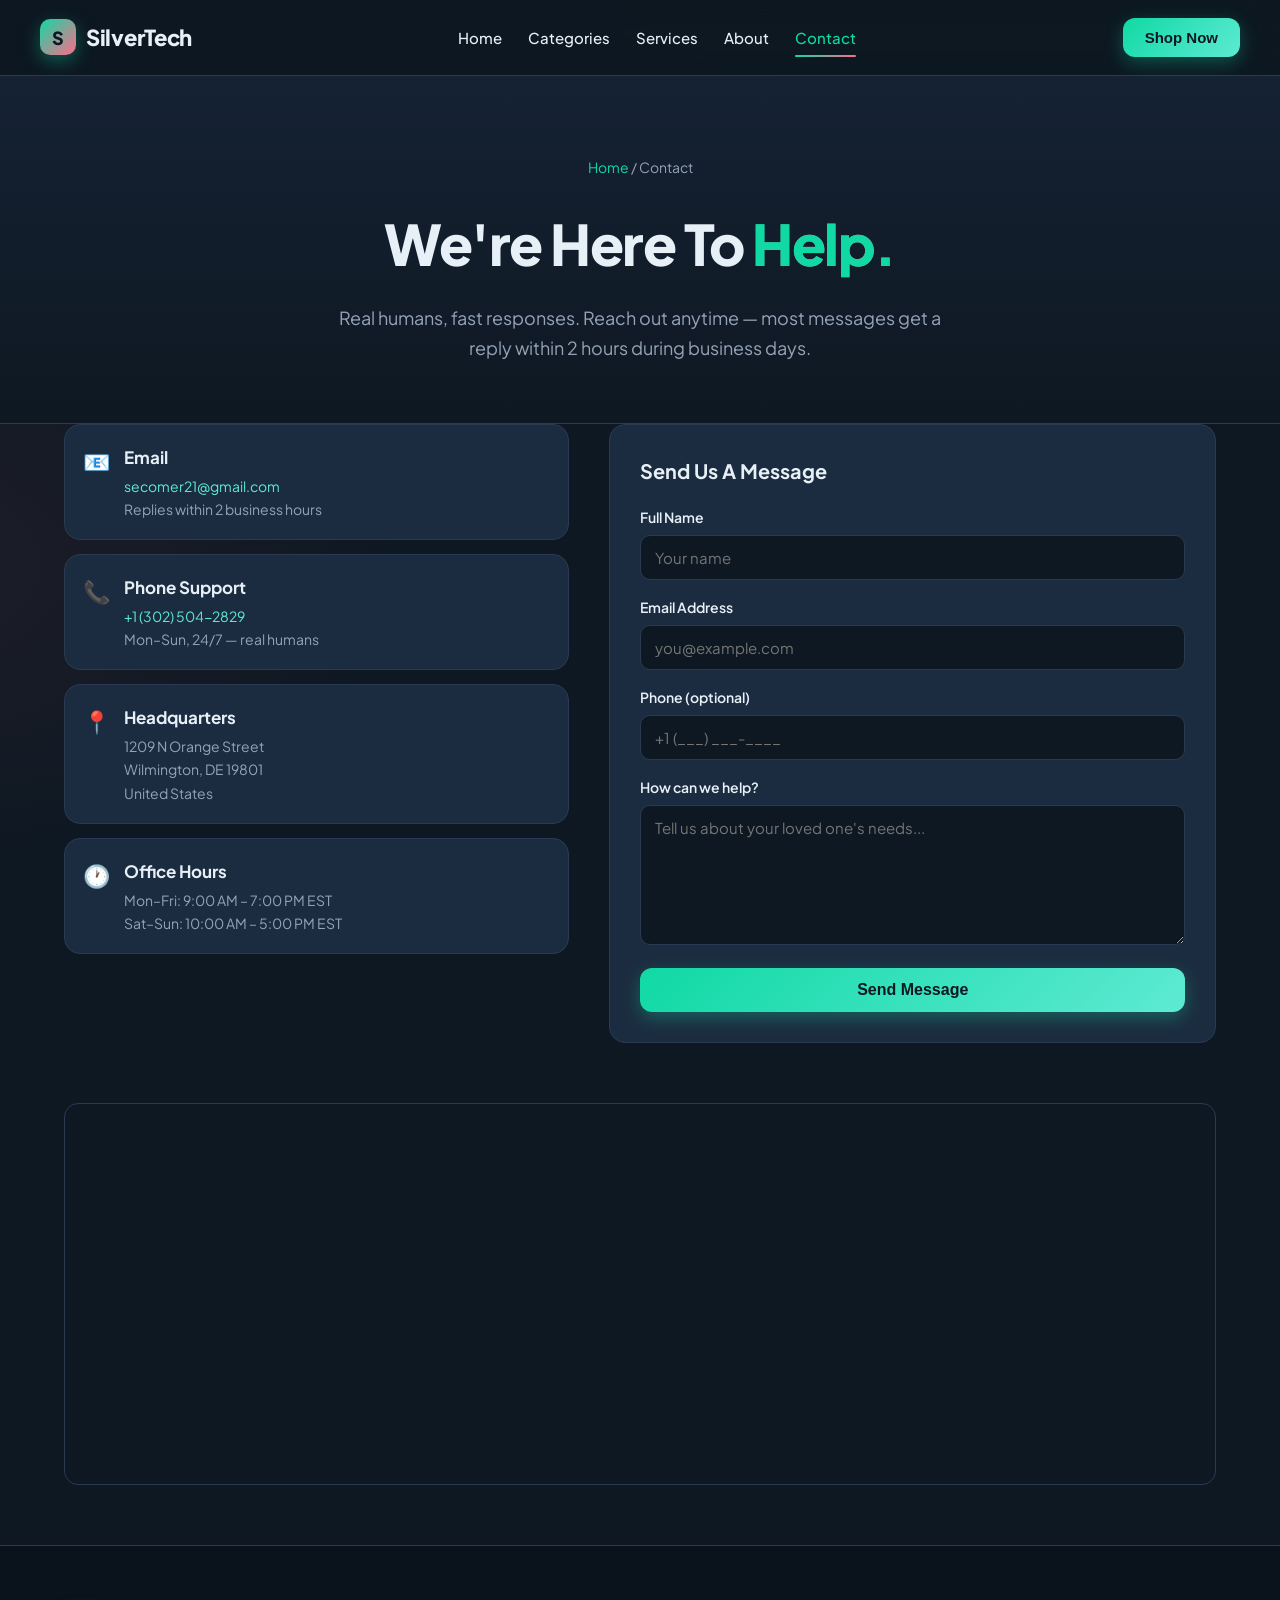
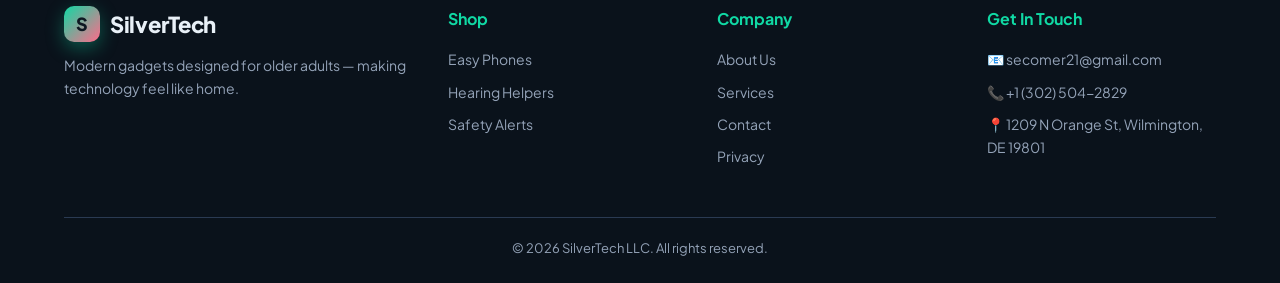
<file: contact.html>
<!DOCTYPE html>
<html lang="en">
<head>
<meta charset="UTF-8" />
<meta name="viewport" content="width=device-width,initial-scale=1.0" />
<title>Contact Us — SilverTech</title>
<meta name="description" content="Get in touch with SilverTech. Real human support, fast responses, US-based team. Email, phone, or visit us in Wilmington, Delaware." />
<link rel="stylesheet" href="styles.css" />
<link href="https://fonts.googleapis.com/css2?family=Plus+Jakarta+Sans:wght@400;500;600;700;800&display=swap" rel="stylesheet">
<!-- Google tag (gtag.js) -->
<script async src="https://www.googletagmanager.com/gtag/js?id=G-4J046JXWVC"></script>
<script>
  window.dataLayer = window.dataLayer || [];
  function gtag(){dataLayer.push(arguments);}
  gtag('js', new Date());
  gtag('config', 'G-4J046JXWVC');
</script>
</head>
<body>

<header class="site">
  <div class="container nav">
    <a href="index.html" class="logo"><span class="dot">S</span> SilverTech</a>
    <nav>
      <ul>
        <li><a href="index.html">Home</a></li>
        <li><a href="categories.html">Categories</a></li>
        <li><a href="services.html">Services</a></li>
        <li><a href="about.html">About</a></li>
        <li><a href="contact.html" class="active">Contact</a></li>
      </ul>
    </nav>
    <button class="cta" onclick="location.href='index.html#products'">Shop Now</button>
    <button class="menu-btn" aria-label="Menu">☰</button>
  </div>
</header>

<section class="page-hero">
  <div class="container">
    <div class="bread"><a href="index.html">Home</a> / Contact</div>
    <h1>We're Here To <span style="color:var(--accent)">Help.</span></h1>
    <p>Real humans, fast responses. Reach out anytime — most messages get a reply within 2 hours during business days.</p>
  </div>
</section>

<section class="container">
  <div class="contact-grid">
    <div class="contact-info">
      <div class="item">
        <div class="ic">📧</div>
        <div>
          <h4>Email</h4>
          <p><a href="mailto:secomer21@gmail.com">secomer21@gmail.com</a></p>
          <p>Replies within 2 business hours</p>
        </div>
      </div>
      <div class="item">
        <div class="ic">📞</div>
        <div>
          <h4>Phone Support</h4>
          <p><a href="tel:+13025042829">+1 (302) 504-2829</a></p>
          <p>Mon–Sun, 24/7 — real humans</p>
        </div>
      </div>
      <div class="item">
        <div class="ic">📍</div>
        <div>
          <h4>Headquarters</h4>
          <p>1209 N Orange Street<br/>Wilmington, DE 19801<br/>United States</p>
        </div>
      </div>
      <div class="item">
        <div class="ic">🕐</div>
        <div>
          <h4>Office Hours</h4>
          <p>Mon–Fri: 9:00 AM – 7:00 PM EST</p>
          <p>Sat–Sun: 10:00 AM – 5:00 PM EST</p>
        </div>
      </div>
    </div>

    <form class="contact">
      <h3 style="margin-bottom:18px">Send Us A Message</h3>
      <label for="name">Full Name</label>
      <input type="text" id="name" required placeholder="Your name" />
      <label for="email">Email Address</label>
      <input type="email" id="email" required placeholder="you@example.com" />
      <label for="phone">Phone (optional)</label>
      <input type="tel" id="phone" placeholder="+1 (___) ___-____" />
      <label for="msg">How can we help?</label>
      <textarea id="msg" required placeholder="Tell us about your loved one's needs..."></textarea>
      <button type="submit" class="cta">Send Message</button>
    </form>
  </div>

  <div style="margin-top:60px;border-radius:14px;overflow:hidden;border:1px solid var(--line)">
    <iframe src="https://maps.google.com/maps?q=1209%20N%20Orange%20St%20Wilmington%20DE&t=&z=14&ie=UTF8&iwloc=&output=embed" width="100%" height="380" style="border:0;display:block;filter:invert(.85) hue-rotate(180deg) saturate(.8)" loading="lazy"></iframe>
  </div>
</section>

<footer>
  <div class="container">
    <div class="foot-grid">
      <div class="foot-about">
        <div class="logo"><span class="dot">S</span> SilverTech</div>
        <p>Modern gadgets designed for older adults — making technology feel like home.</p>
      </div>
      <div><h4>Shop</h4><ul><li><a href="categories.html#phones">Easy Phones</a></li><li><a href="categories.html#hearing">Hearing Helpers</a></li><li><a href="categories.html#safety">Safety Alerts</a></li></ul></div>
      <div><h4>Company</h4><ul><li><a href="about.html">About Us</a></li><li><a href="services.html">Services</a></li><li><a href="contact.html">Contact</a></li><li><a href="privacy.html">Privacy</a></li></ul></div>
      <div><h4>Get In Touch</h4><ul><li>📧 secomer21@gmail.com</li><li>📞 +1 (302) 504-2829</li><li>📍 1209 N Orange St, Wilmington, DE 19801</li></ul></div>
    </div>
    <div class="foot-bottom">© 2026 SilverTech LLC. All rights reserved.</div>
  </div>
</footer>
<script src="script.js"></script>
</body>
</html>
</file>
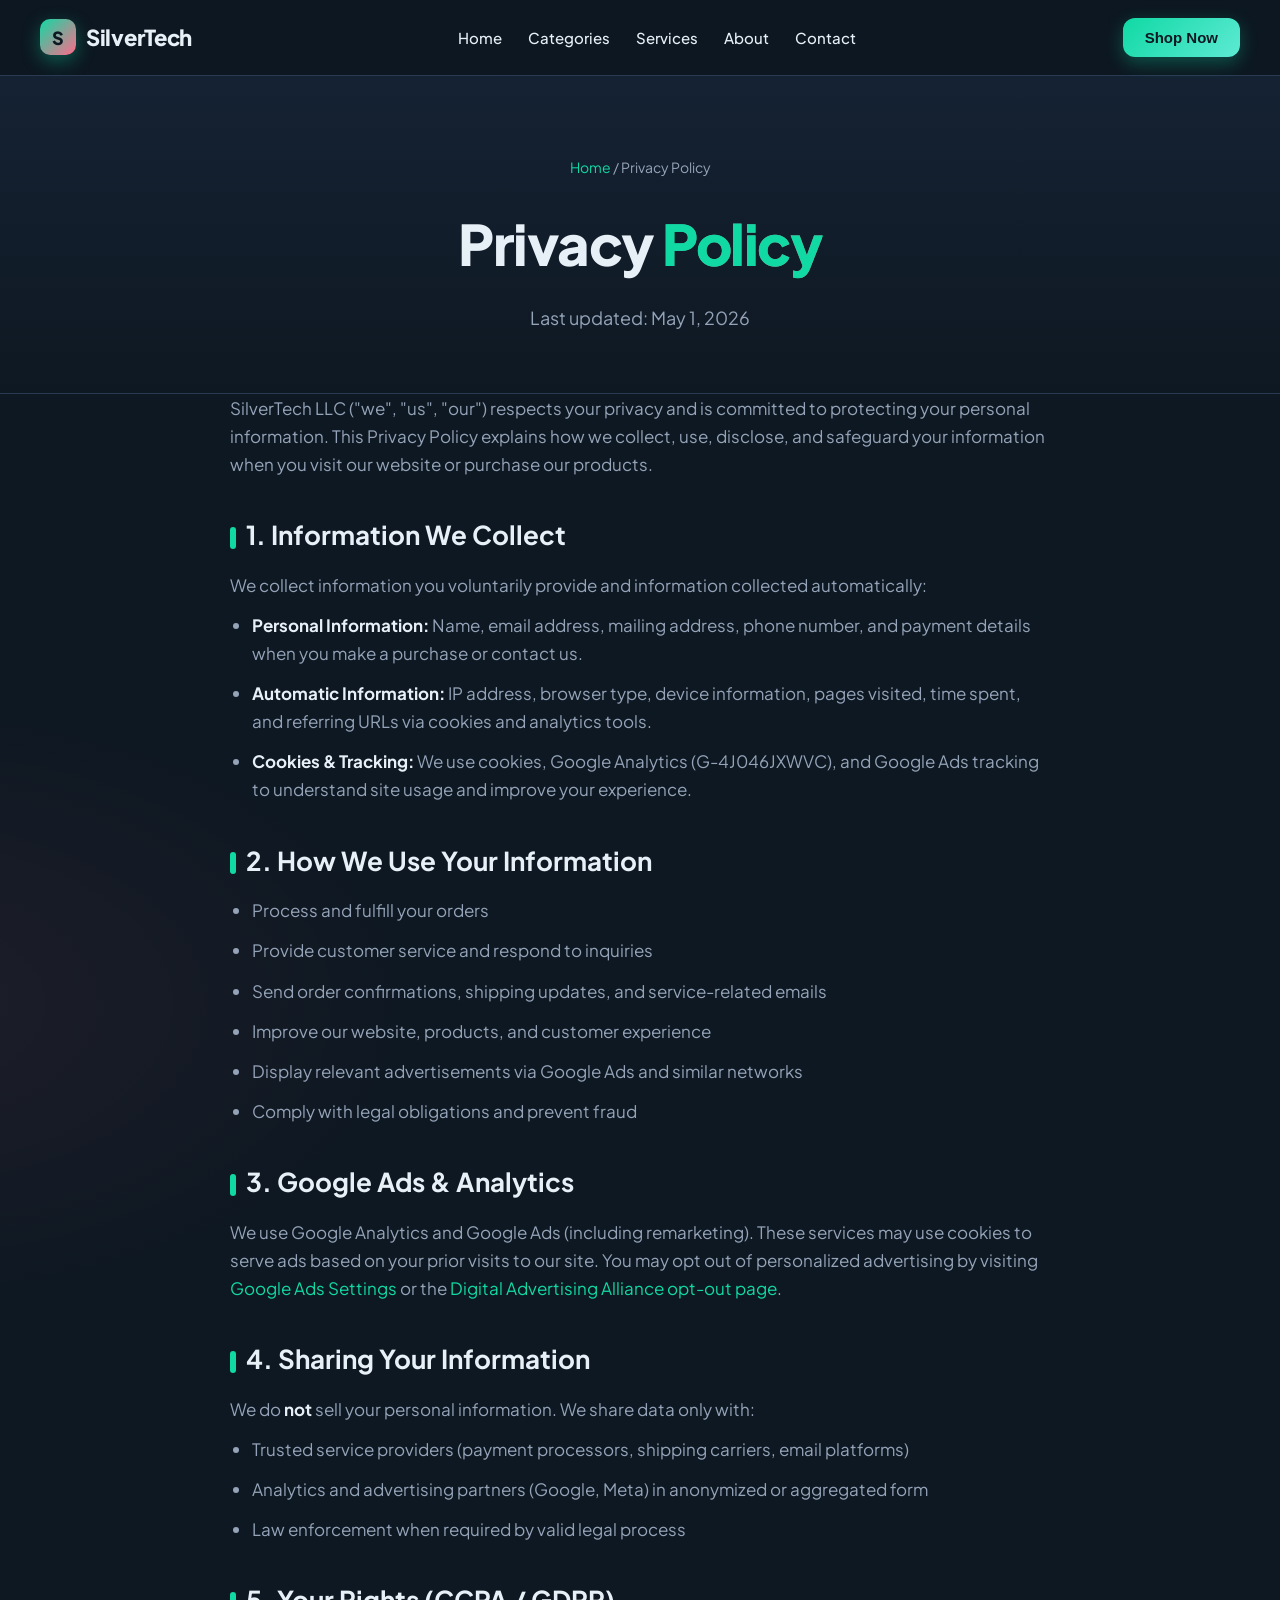
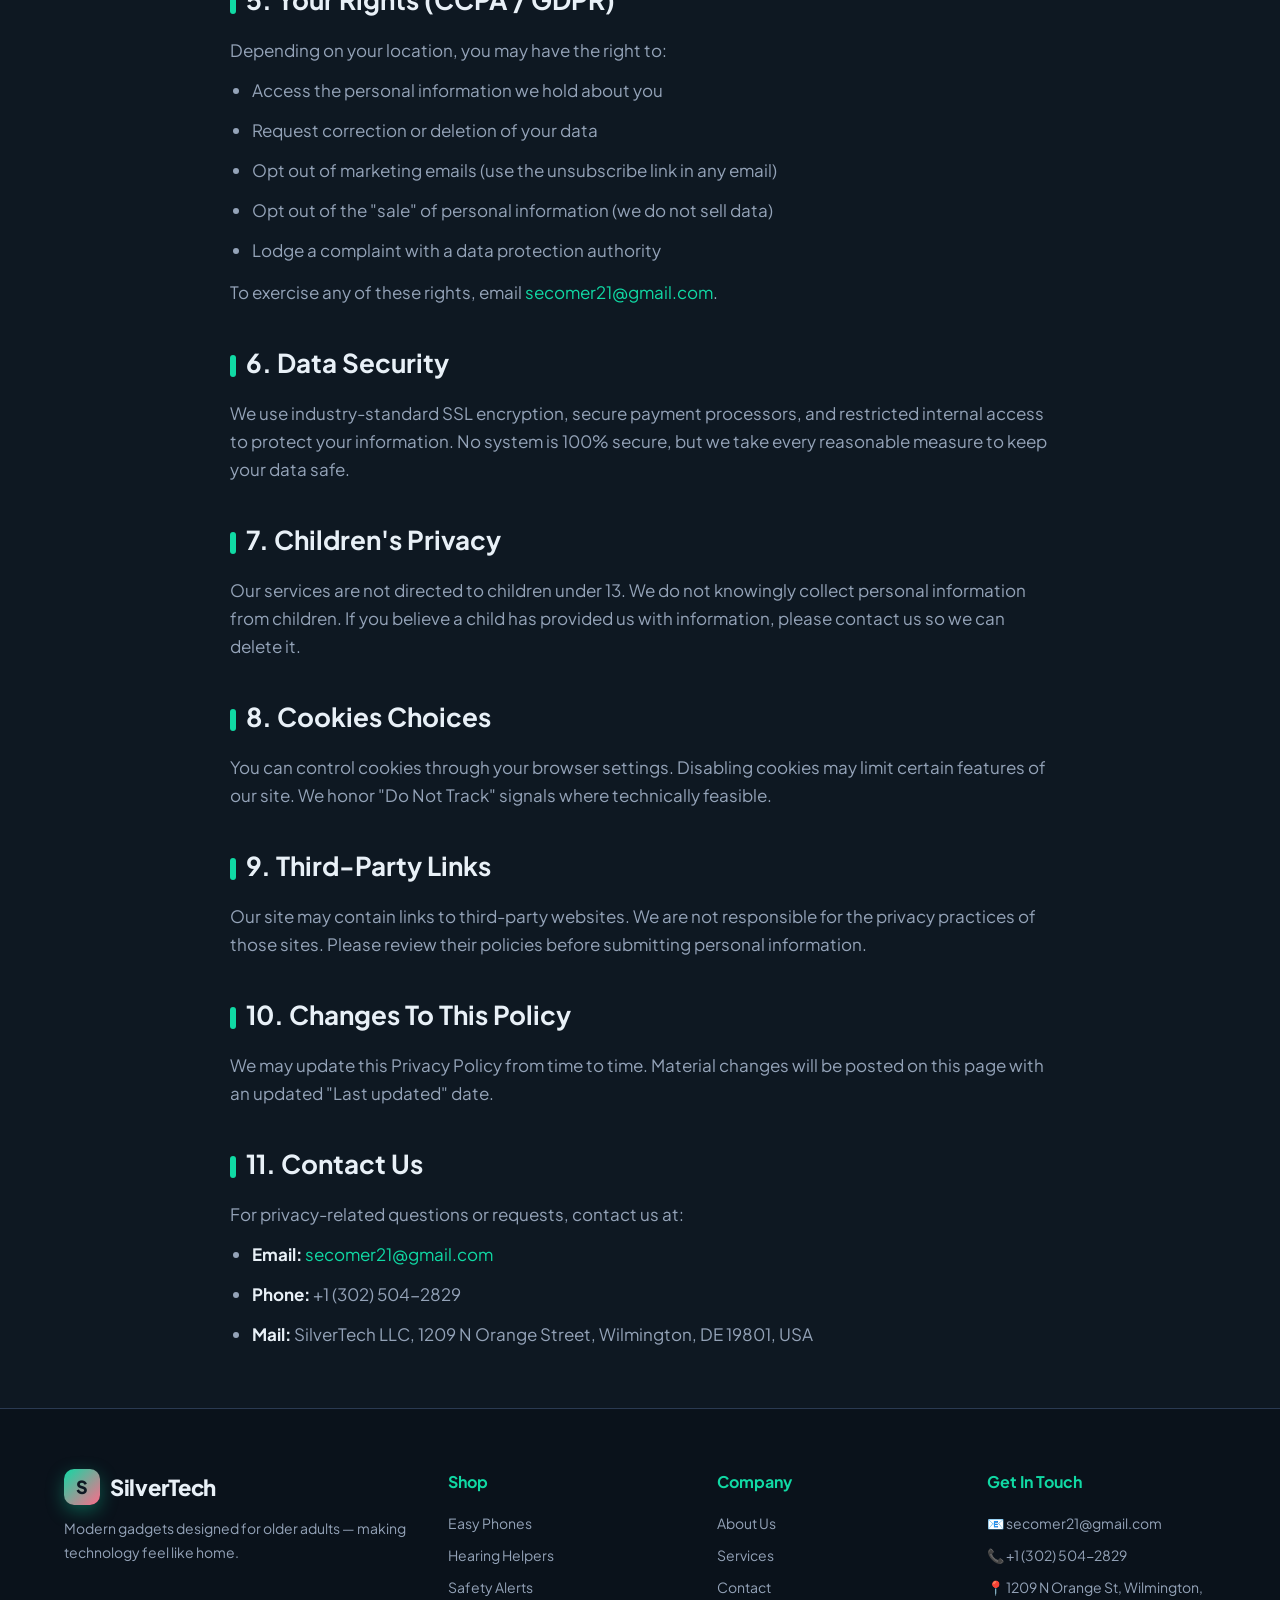
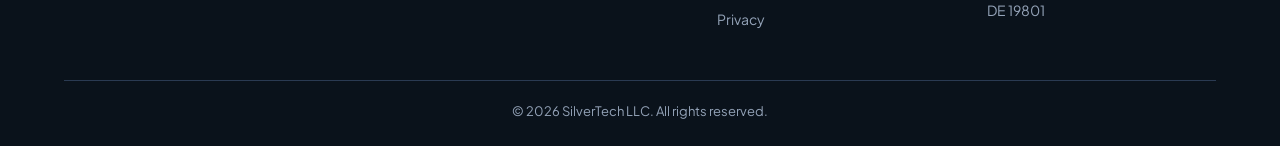
<file: privacy.html>
<!DOCTYPE html>
<html lang="en">
<head>
<meta charset="UTF-8" />
<meta name="viewport" content="width=device-width,initial-scale=1.0" />
<title>Privacy Policy — SilverTech</title>
<meta name="description" content="SilverTech's Privacy Policy — how we collect, use, and protect your personal information. CCPA, GDPR, and Google Ads compliant." />
<link rel="stylesheet" href="styles.css" />
<link href="https://fonts.googleapis.com/css2?family=Plus+Jakarta+Sans:wght@400;500;600;700;800&display=swap" rel="stylesheet">
<!-- Google tag (gtag.js) -->
<script async src="https://www.googletagmanager.com/gtag/js?id=G-4J046JXWVC"></script>
<script>
  window.dataLayer = window.dataLayer || [];
  function gtag(){dataLayer.push(arguments);}
  gtag('js', new Date());
  gtag('config', 'G-4J046JXWVC');
</script>
</head>
<body>

<header class="site">
  <div class="container nav">
    <a href="index.html" class="logo"><span class="dot">S</span> SilverTech</a>
    <nav>
      <ul>
        <li><a href="index.html">Home</a></li>
        <li><a href="categories.html">Categories</a></li>
        <li><a href="services.html">Services</a></li>
        <li><a href="about.html">About</a></li>
        <li><a href="contact.html">Contact</a></li>
      </ul>
    </nav>
    <button class="cta" onclick="location.href='index.html#products'">Shop Now</button>
    <button class="menu-btn" aria-label="Menu">☰</button>
  </div>
</header>

<section class="page-hero">
  <div class="container">
    <div class="bread"><a href="index.html">Home</a> / Privacy Policy</div>
    <h1>Privacy <span style="color:var(--accent)">Policy</span></h1>
    <p>Last updated: May 1, 2026</p>
  </div>
</section>

<section class="container">
  <div class="prose">
    <p>SilverTech LLC ("we", "us", "our") respects your privacy and is committed to protecting your personal information. This Privacy Policy explains how we collect, use, disclose, and safeguard your information when you visit our website or purchase our products.</p>

    <h2>1. Information We Collect</h2>
    <p>We collect information you voluntarily provide and information collected automatically:</p>
    <ul>
      <li><strong>Personal Information:</strong> Name, email address, mailing address, phone number, and payment details when you make a purchase or contact us.</li>
      <li><strong>Automatic Information:</strong> IP address, browser type, device information, pages visited, time spent, and referring URLs via cookies and analytics tools.</li>
      <li><strong>Cookies & Tracking:</strong> We use cookies, Google Analytics (G-4J046JXWVC), and Google Ads tracking to understand site usage and improve your experience.</li>
    </ul>

    <h2>2. How We Use Your Information</h2>
    <ul>
      <li>Process and fulfill your orders</li>
      <li>Provide customer service and respond to inquiries</li>
      <li>Send order confirmations, shipping updates, and service-related emails</li>
      <li>Improve our website, products, and customer experience</li>
      <li>Display relevant advertisements via Google Ads and similar networks</li>
      <li>Comply with legal obligations and prevent fraud</li>
    </ul>

    <h2>3. Google Ads & Analytics</h2>
    <p>We use Google Analytics and Google Ads (including remarketing). These services may use cookies to serve ads based on your prior visits to our site. You may opt out of personalized advertising by visiting <a href="https://www.google.com/settings/ads">Google Ads Settings</a> or the <a href="https://optout.aboutads.info">Digital Advertising Alliance opt-out page</a>.</p>

    <h2>4. Sharing Your Information</h2>
    <p>We do <strong>not</strong> sell your personal information. We share data only with:</p>
    <ul>
      <li>Trusted service providers (payment processors, shipping carriers, email platforms)</li>
      <li>Analytics and advertising partners (Google, Meta) in anonymized or aggregated form</li>
      <li>Law enforcement when required by valid legal process</li>
    </ul>

    <h2>5. Your Rights (CCPA / GDPR)</h2>
    <p>Depending on your location, you may have the right to:</p>
    <ul>
      <li>Access the personal information we hold about you</li>
      <li>Request correction or deletion of your data</li>
      <li>Opt out of marketing emails (use the unsubscribe link in any email)</li>
      <li>Opt out of the "sale" of personal information (we do not sell data)</li>
      <li>Lodge a complaint with a data protection authority</li>
    </ul>
    <p>To exercise any of these rights, email <a href="mailto:secomer21@gmail.com">secomer21@gmail.com</a>.</p>

    <h2>6. Data Security</h2>
    <p>We use industry-standard SSL encryption, secure payment processors, and restricted internal access to protect your information. No system is 100% secure, but we take every reasonable measure to keep your data safe.</p>

    <h2>7. Children's Privacy</h2>
    <p>Our services are not directed to children under 13. We do not knowingly collect personal information from children. If you believe a child has provided us with information, please contact us so we can delete it.</p>

    <h2>8. Cookies Choices</h2>
    <p>You can control cookies through your browser settings. Disabling cookies may limit certain features of our site. We honor "Do Not Track" signals where technically feasible.</p>

    <h2>9. Third-Party Links</h2>
    <p>Our site may contain links to third-party websites. We are not responsible for the privacy practices of those sites. Please review their policies before submitting personal information.</p>

    <h2>10. Changes To This Policy</h2>
    <p>We may update this Privacy Policy from time to time. Material changes will be posted on this page with an updated "Last updated" date.</p>

    <h2>11. Contact Us</h2>
    <p>For privacy-related questions or requests, contact us at:</p>
    <ul>
      <li><strong>Email:</strong> <a href="mailto:secomer21@gmail.com">secomer21@gmail.com</a></li>
      <li><strong>Phone:</strong> +1 (302) 504-2829</li>
      <li><strong>Mail:</strong> SilverTech LLC, 1209 N Orange Street, Wilmington, DE 19801, USA</li>
    </ul>
  </div>
</section>

<footer>
  <div class="container">
    <div class="foot-grid">
      <div class="foot-about">
        <div class="logo"><span class="dot">S</span> SilverTech</div>
        <p>Modern gadgets designed for older adults — making technology feel like home.</p>
      </div>
      <div><h4>Shop</h4><ul><li><a href="categories.html#phones">Easy Phones</a></li><li><a href="categories.html#hearing">Hearing Helpers</a></li><li><a href="categories.html#safety">Safety Alerts</a></li></ul></div>
      <div><h4>Company</h4><ul><li><a href="about.html">About Us</a></li><li><a href="services.html">Services</a></li><li><a href="contact.html">Contact</a></li><li><a href="privacy.html">Privacy</a></li></ul></div>
      <div><h4>Get In Touch</h4><ul><li>📧 secomer21@gmail.com</li><li>📞 +1 (302) 504-2829</li><li>📍 1209 N Orange St, Wilmington, DE 19801</li></ul></div>
    </div>
    <div class="foot-bottom">© 2026 SilverTech LLC. All rights reserved.</div>
  </div>
</footer>
<script src="script.js"></script>
</body>
</html>
</file>
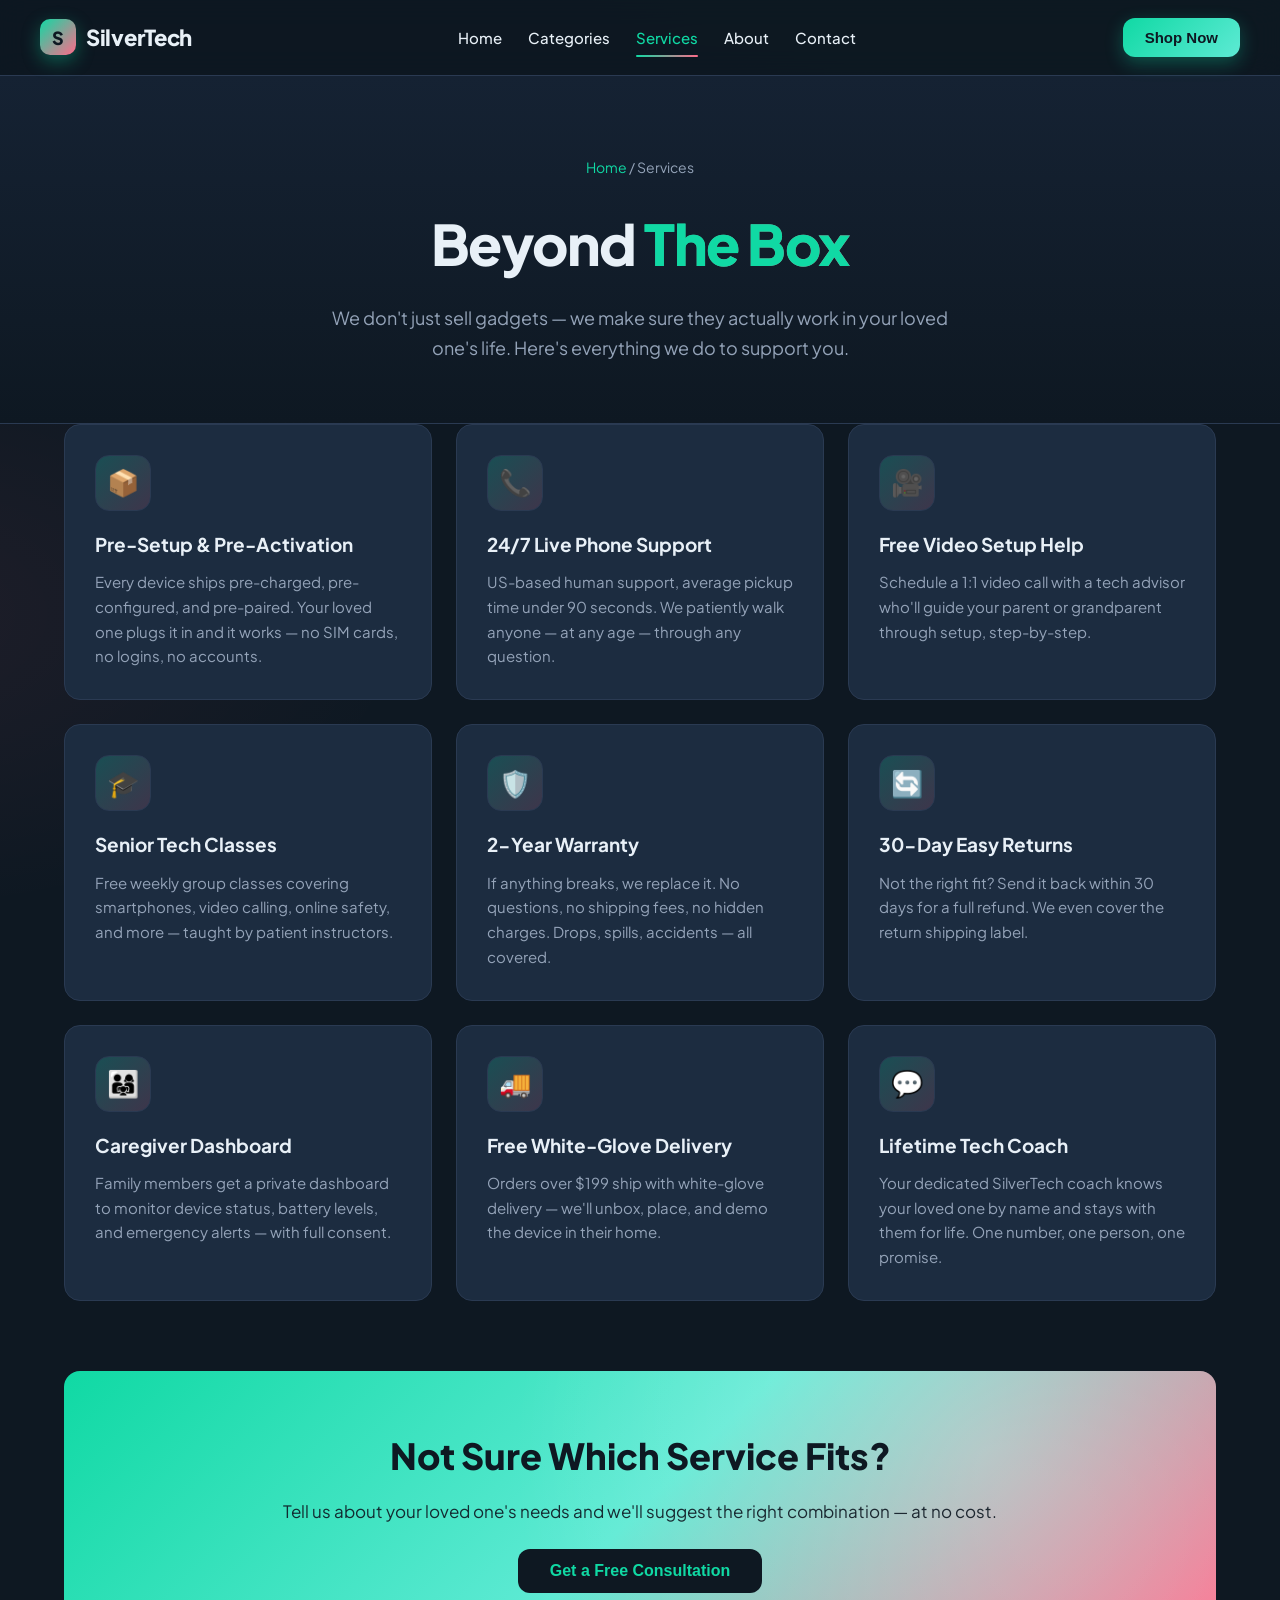
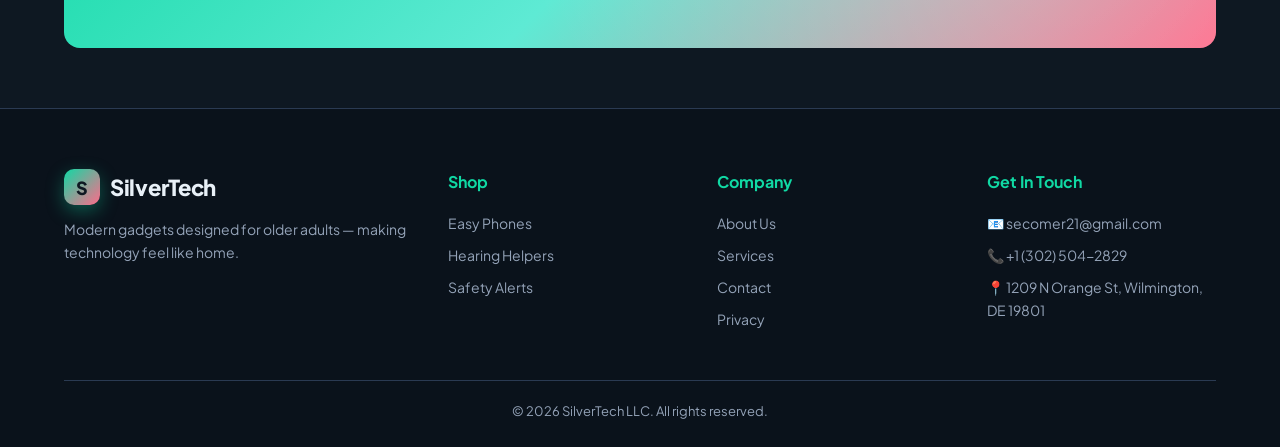
<file: services.html>
<!DOCTYPE html>
<html lang="en">
<head>
<meta charset="UTF-8" />
<meta name="viewport" content="width=device-width,initial-scale=1.0" />
<title>Services — SilverTech</title>
<meta name="description" content="From free setup help to 24/7 support and senior tech training — SilverTech makes technology effortless for older adults." />
<link rel="stylesheet" href="styles.css" />
<link href="https://fonts.googleapis.com/css2?family=Plus+Jakarta+Sans:wght@400;500;600;700;800&display=swap" rel="stylesheet">
<!-- Google tag (gtag.js) -->
<script async src="https://www.googletagmanager.com/gtag/js?id=G-4J046JXWVC"></script>
<script>
  window.dataLayer = window.dataLayer || [];
  function gtag(){dataLayer.push(arguments);}
  gtag('js', new Date());
  gtag('config', 'G-4J046JXWVC');
</script>
</head>
<body>

<header class="site">
  <div class="container nav">
    <a href="index.html" class="logo"><span class="dot">S</span> SilverTech</a>
    <nav>
      <ul>
        <li><a href="index.html">Home</a></li>
        <li><a href="categories.html">Categories</a></li>
        <li><a href="services.html" class="active">Services</a></li>
        <li><a href="about.html">About</a></li>
        <li><a href="contact.html">Contact</a></li>
      </ul>
    </nav>
    <button class="cta" onclick="location.href='index.html#products'">Shop Now</button>
    <button class="menu-btn" aria-label="Menu">☰</button>
  </div>
</header>

<section class="page-hero">
  <div class="container">
    <div class="bread"><a href="index.html">Home</a> / Services</div>
    <h1>Beyond <span style="color:var(--accent)">The Box</span></h1>
    <p>We don't just sell gadgets — we make sure they actually work in your loved one's life. Here's everything we do to support you.</p>
  </div>
</section>

<section class="container">
  <div class="services-grid">
    <div class="service">
      <div class="ic">📦</div>
      <h3>Pre-Setup & Pre-Activation</h3>
      <p>Every device ships pre-charged, pre-configured, and pre-paired. Your loved one plugs it in and it works — no SIM cards, no logins, no accounts.</p>
    </div>
    <div class="service">
      <div class="ic">📞</div>
      <h3>24/7 Live Phone Support</h3>
      <p>US-based human support, average pickup time under 90 seconds. We patiently walk anyone — at any age — through any question.</p>
    </div>
    <div class="service">
      <div class="ic">🎥</div>
      <h3>Free Video Setup Help</h3>
      <p>Schedule a 1:1 video call with a tech advisor who'll guide your parent or grandparent through setup, step-by-step.</p>
    </div>
    <div class="service">
      <div class="ic">🎓</div>
      <h3>Senior Tech Classes</h3>
      <p>Free weekly group classes covering smartphones, video calling, online safety, and more — taught by patient instructors.</p>
    </div>
    <div class="service">
      <div class="ic">🛡️</div>
      <h3>2-Year Warranty</h3>
      <p>If anything breaks, we replace it. No questions, no shipping fees, no hidden charges. Drops, spills, accidents — all covered.</p>
    </div>
    <div class="service">
      <div class="ic">🔄</div>
      <h3>30-Day Easy Returns</h3>
      <p>Not the right fit? Send it back within 30 days for a full refund. We even cover the return shipping label.</p>
    </div>
    <div class="service">
      <div class="ic">👨‍👩‍👧</div>
      <h3>Caregiver Dashboard</h3>
      <p>Family members get a private dashboard to monitor device status, battery levels, and emergency alerts — with full consent.</p>
    </div>
    <div class="service">
      <div class="ic">🚚</div>
      <h3>Free White-Glove Delivery</h3>
      <p>Orders over $199 ship with white-glove delivery — we'll unbox, place, and demo the device in their home.</p>
    </div>
    <div class="service">
      <div class="ic">💬</div>
      <h3>Lifetime Tech Coach</h3>
      <p>Your dedicated SilverTech coach knows your loved one by name and stays with them for life. One number, one person, one promise.</p>
    </div>
  </div>

  <div class="cta-band" style="margin-top:70px">
    <h2>Not Sure Which Service Fits?</h2>
    <p>Tell us about your loved one's needs and we'll suggest the right combination — at no cost.</p>
    <button onclick="location.href='contact.html'">Get a Free Consultation</button>
  </div>
</section>

<footer>
  <div class="container">
    <div class="foot-grid">
      <div class="foot-about">
        <div class="logo"><span class="dot">S</span> SilverTech</div>
        <p>Modern gadgets designed for older adults — making technology feel like home.</p>
      </div>
      <div><h4>Shop</h4><ul><li><a href="categories.html#phones">Easy Phones</a></li><li><a href="categories.html#hearing">Hearing Helpers</a></li><li><a href="categories.html#safety">Safety Alerts</a></li></ul></div>
      <div><h4>Company</h4><ul><li><a href="about.html">About Us</a></li><li><a href="services.html">Services</a></li><li><a href="contact.html">Contact</a></li><li><a href="privacy.html">Privacy</a></li></ul></div>
      <div><h4>Get In Touch</h4><ul><li>📧 secomer21@gmail.com</li><li>📞 +1 (302) 504-2829</li><li>📍 1209 N Orange St, Wilmington, DE 19801</li></ul></div>
    </div>
    <div class="foot-bottom">© 2026 SilverTech LLC. All rights reserved.</div>
  </div>
</footer>
<script src="script.js"></script>
</body>
</html>
</file>
<file: styles.css>
/* SilverTech — Midnight Teal + Emerald + Coral Theme */
:root{
  --bg:#0e1822;
  --bg-2:#152233;
  --card:#1c2c40;
  --line:#2a3a52;
  --text:#e8f0f7;
  --muted:#94a3b8;
  --accent:#10d9a4;        /* emerald mint */
  --accent-2:#5eead4;      /* light teal */
  --pink:#ff6b8a;          /* coral pink */
  --pink-2:#ff9bb3;
  --good:#4ade80;
  --radius:16px;
  --shadow:0 14px 40px rgba(0,0,0,.45);
  --max:1200px;
}
*{box-sizing:border-box;margin:0;padding:0}
html{scroll-behavior:smooth}
body{
  font-family:'Plus Jakarta Sans','Inter',system-ui,-apple-system,sans-serif;
  background:
    radial-gradient(1200px 600px at 80% -10%, rgba(16,217,164,.08), transparent 60%),
    radial-gradient(900px 500px at -10% 30%, rgba(255,107,138,.07), transparent 60%),
    var(--bg);
  color:var(--text);
  line-height:1.65;
  font-size:17px;
  min-height:100vh;
}
a{color:var(--accent-2);text-decoration:none}
a:hover{color:var(--accent)}
img{max-width:100%;display:block}
.container{max-width:var(--max);margin:0 auto;padding:0 24px}

/* HEADER */
header.site{
  position:sticky;top:0;z-index:50;
  background:rgba(14,24,34,.85);
  backdrop-filter:blur(14px);
  border-bottom:1px solid var(--line);
}
.nav{display:flex;align-items:center;justify-content:space-between;padding:18px 0;gap:20px}
.logo{display:flex;align-items:center;gap:10px;font-weight:800;font-size:22px;letter-spacing:-.3px;color:var(--text)}
.logo .dot{
  width:36px;height:36px;border-radius:10px;
  background:linear-gradient(135deg,var(--accent),var(--pink));
  display:grid;place-items:center;color:#0e1822;font-weight:900;font-size:18px;
  box-shadow:0 6px 18px rgba(16,217,164,.35);
}
nav ul{display:flex;gap:26px;list-style:none}
nav a{color:var(--text);font-weight:500;font-size:15px;position:relative;padding:6px 0}
nav a:hover{color:var(--accent)}
nav a.active{color:var(--accent)}
nav a.active::after{
  content:'';position:absolute;bottom:-4px;left:0;right:0;height:2px;
  background:linear-gradient(90deg,var(--accent),var(--pink));border-radius:2px;
}
.cta{
  background:linear-gradient(135deg,var(--accent),var(--accent-2));
  color:#0e1822;padding:11px 22px;border-radius:12px;
  font-weight:700;border:none;cursor:pointer;font-size:15px;
  transition:transform .15s ease,box-shadow .2s;
  box-shadow:0 6px 18px rgba(16,217,164,.3);
}
.cta:hover{transform:translateY(-2px);box-shadow:0 10px 24px rgba(16,217,164,.45)}
.menu-btn{display:none;background:none;border:none;color:var(--text);font-size:26px;cursor:pointer}

/* HERO */
.hero{
  display:grid;grid-template-columns:1.05fr 1fr;gap:60px;align-items:center;
  padding:90px 0 80px;
}
.hero h1{
  font-size:clamp(36px,5.2vw,64px);font-weight:800;line-height:1.05;
  letter-spacing:-1.5px;margin-bottom:22px;
}
.hero h1 span{
  background:linear-gradient(135deg,var(--accent),var(--pink));
  -webkit-background-clip:text;background-clip:text;color:transparent;
}
.hero p{color:var(--muted);font-size:19px;margin-bottom:30px;max-width:540px}
.hero-actions{display:flex;gap:14px;flex-wrap:wrap}
.btn-ghost{
  padding:11px 22px;border-radius:12px;border:1.5px solid var(--line);
  color:var(--text);font-weight:600;background:transparent;cursor:pointer;
  transition:all .2s;
}
.btn-ghost:hover{border-color:var(--accent);color:var(--accent);background:rgba(16,217,164,.06)}
.hero-img{position:relative}
.hero-img img{border-radius:24px;box-shadow:var(--shadow);width:100%;height:480px;object-fit:cover}
.hero-img::before{
  content:'';position:absolute;inset:-20px;border-radius:30px;z-index:-1;
  background:linear-gradient(135deg,rgba(16,217,164,.3),rgba(255,107,138,.2));
  filter:blur(40px);opacity:.6;
}
.badge{
  position:absolute;bottom:-22px;left:-22px;background:var(--card);
  padding:14px 18px;border-radius:14px;border:1px solid var(--line);
  display:flex;align-items:center;gap:12px;box-shadow:var(--shadow);
}
.badge .num{font-size:24px;font-weight:800;color:var(--accent)}
.badge small{color:var(--muted)}

/* TRUST STRIP */
.trust{
  display:grid;grid-template-columns:repeat(4,1fr);gap:24px;
  padding:32px;background:var(--bg-2);border-radius:var(--radius);
  margin-bottom:80px;border:1px solid var(--line);
}
.trust div{text-align:center}
.trust .ic{font-size:30px;margin-bottom:8px}
.trust h4{font-size:16px;margin-bottom:4px}
.trust p{color:var(--muted);font-size:14px}

/* SECTION */
section{padding:70px 0}
.section-head{text-align:center;margin-bottom:50px}
.section-head .eyebrow{
  color:var(--pink);font-weight:700;font-size:13px;letter-spacing:2px;
  text-transform:uppercase;margin-bottom:10px;display:block;
}
.section-head h2{font-size:clamp(28px,3.5vw,44px);font-weight:800;letter-spacing:-1px}
.section-head p{color:var(--muted);max-width:600px;margin:14px auto 0}

/* PRODUCTS */
.products{display:grid;grid-template-columns:repeat(3,1fr);gap:26px}
.card{
  background:var(--card);border-radius:var(--radius);overflow:hidden;
  border:1px solid var(--line);transition:transform .25s ease,border-color .25s,box-shadow .25s;
  display:flex;flex-direction:column;
}
.card:hover{transform:translateY(-6px);border-color:var(--accent);box-shadow:0 20px 40px rgba(16,217,164,.15)}
.card .img{height:220px;overflow:hidden;background:#0e1822;position:relative}
.card .img img{width:100%;height:100%;object-fit:cover;transition:transform .4s}
.card:hover .img img{transform:scale(1.07)}
.card .body{padding:22px;display:flex;flex-direction:column;flex:1}
.card h3{font-size:19px;margin-bottom:8px}
.card .desc{color:var(--muted);font-size:14px;margin-bottom:14px;min-height:42px}
.card .row{display:flex;align-items:center;justify-content:space-between;margin-top:auto}
.price{font-size:22px;font-weight:800;color:var(--accent)}
.price small{color:var(--muted);font-weight:400;text-decoration:line-through;margin-left:6px;font-size:14px}
.add{
  background:linear-gradient(135deg,var(--accent),var(--accent-2));
  color:#0e1822;border:none;padding:9px 16px;
  border-radius:10px;font-weight:700;cursor:pointer;font-size:14px;
  transition:transform .15s;
}
.add:hover{transform:translateY(-1px)}
.tag{
  display:inline-block;background:rgba(255,107,138,.15);color:var(--pink);
  padding:3px 10px;border-radius:20px;font-size:11px;font-weight:700;
  letter-spacing:.5px;margin-bottom:10px;text-transform:uppercase;
}
.tag.green{background:rgba(16,217,164,.15);color:var(--accent)}

/* CATEGORIES */
.cats{display:grid;grid-template-columns:repeat(4,1fr);gap:20px}
.cat{
  position:relative;height:200px;border-radius:var(--radius);overflow:hidden;
  cursor:pointer;border:1px solid var(--line);text-decoration:none;color:#fff;
}
.cat img{width:100%;height:100%;object-fit:cover;transition:transform .4s}
.cat:hover img{transform:scale(1.1)}
.cat .label{
  position:absolute;inset:0;
  background:linear-gradient(transparent 35%,rgba(14,24,34,.92));
  display:flex;align-items:flex-end;padding:18px;color:#fff;font-weight:700;font-size:18px;
}
.cat .label span{
  display:inline-block;color:var(--accent);font-size:13px;font-weight:600;
  margin-top:4px;
}
.cat:hover{border-color:var(--accent)}

/* FILTER BAR */
.filter-bar{
  display:flex;flex-wrap:wrap;gap:10px;justify-content:center;margin-bottom:40px;
}
.filter-btn{
  background:var(--card);border:1px solid var(--line);color:var(--text);
  padding:10px 20px;border-radius:30px;cursor:pointer;font-weight:600;font-size:14px;
  transition:all .2s;
}
.filter-btn:hover{border-color:var(--accent);color:var(--accent)}
.filter-btn.active{
  background:linear-gradient(135deg,var(--accent),var(--accent-2));
  color:#0e1822;border-color:transparent;
}

/* ARTICLES */
.articles{display:grid;grid-template-columns:repeat(2,1fr);gap:28px}
.article{
  background:var(--card);border-radius:var(--radius);overflow:hidden;
  border:1px solid var(--line);transition:border-color .2s;
}
.article:hover{border-color:var(--accent)}
.article .img{height:240px;overflow:hidden}
.article .img img{width:100%;height:100%;object-fit:cover;transition:transform .4s}
.article:hover .img img{transform:scale(1.05)}
.article .body{padding:26px}
.article h3{font-size:22px;margin-bottom:10px;line-height:1.3}
.article .meta{color:var(--pink);font-size:13px;margin-bottom:14px;font-weight:600}
.article .preview{color:var(--muted);margin-bottom:14px}
.article .full{display:none;color:var(--muted);margin-bottom:14px;animation:fade .3s ease}
.article .full.open{display:block}
.read-more{
  background:transparent;color:var(--accent);border:none;font-weight:700;
  cursor:pointer;font-size:15px;padding:0;
}
.read-more:hover{color:var(--accent-2)}
@keyframes fade{from{opacity:0;transform:translateY(-4px)}to{opacity:1;transform:translateY(0)}}

/* TESTIMONIALS */
.testis{display:grid;grid-template-columns:repeat(3,1fr);gap:24px}
.testi{
  background:var(--bg-2);padding:26px;border-radius:var(--radius);
  border:1px solid var(--line);position:relative;
}
.testi::before{
  content:'"';position:absolute;top:-10px;left:20px;font-size:80px;line-height:1;
  color:var(--accent);opacity:.2;font-family:Georgia,serif;
}
.testi .stars{color:var(--accent);margin-bottom:10px;font-size:16px}
.testi p{color:var(--text);margin-bottom:18px;font-style:italic;position:relative;z-index:1}
.testi .who{display:flex;align-items:center;gap:12px}
.testi .who img{width:46px;height:46px;border-radius:50%;object-fit:cover;border:2px solid var(--accent)}
.testi .who h5{font-size:15px}
.testi .who small{color:var(--muted)}

/* CTA BAND */
.cta-band{
  background:linear-gradient(135deg,var(--accent) 0%,var(--accent-2) 50%,var(--pink) 100%);
  color:#0e1822;border-radius:var(--radius);padding:55px;text-align:center;
  position:relative;overflow:hidden;
}
.cta-band::before{
  content:'';position:absolute;inset:0;
  background:radial-gradient(circle at 80% 30%, rgba(255,255,255,.25),transparent 50%);
}
.cta-band h2{font-size:36px;margin-bottom:12px;font-weight:800;position:relative}
.cta-band p{font-size:17px;margin-bottom:24px;opacity:.9;position:relative}
.cta-band button{
  background:#0e1822;color:var(--accent);padding:13px 32px;border:none;
  border-radius:12px;font-weight:700;font-size:16px;cursor:pointer;position:relative;
  transition:transform .15s;
}
.cta-band button:hover{transform:translateY(-2px);background:#000}

/* FOOTER */
footer{background:#0a121b;padding:60px 0 24px;margin-top:60px;border-top:1px solid var(--line)}
.foot-grid{display:grid;grid-template-columns:1.5fr 1fr 1fr 1fr;gap:40px;margin-bottom:40px}
footer h4{margin-bottom:16px;font-size:16px;color:var(--accent)}
footer ul{list-style:none}
footer li{margin-bottom:9px;color:var(--muted);font-size:14px}
footer a{color:var(--muted);font-size:14px}
footer a:hover{color:var(--accent)}
.foot-about p{color:var(--muted);font-size:14px;margin-top:12px}
.socials{display:flex;gap:10px;margin-top:14px}
.socials a{
  width:38px;height:38px;border-radius:50%;background:var(--card);
  display:grid;place-items:center;color:var(--text);transition:all .2s;
  border:1px solid var(--line);
}
.socials a:hover{
  background:linear-gradient(135deg,var(--accent),var(--pink));
  color:#0e1822;border-color:transparent;transform:translateY(-2px);
}
.foot-bottom{
  border-top:1px solid var(--line);padding-top:20px;text-align:center;
  color:var(--muted);font-size:13px;
}

/* PAGE HERO (inner pages) */
.page-hero{
  padding:80px 0 60px;text-align:center;
  background:linear-gradient(180deg,var(--bg-2),var(--bg));
  border-bottom:1px solid var(--line);
}
.page-hero h1{font-size:clamp(34px,4.8vw,56px);font-weight:800;letter-spacing:-1.5px;margin-bottom:14px}
.page-hero h1 span{
  background:linear-gradient(135deg,var(--accent),var(--pink));
  -webkit-background-clip:text;background-clip:text;color:transparent;
}
.page-hero p{color:var(--muted);font-size:18px;max-width:640px;margin:0 auto}
.bread{color:var(--muted);font-size:14px;margin-bottom:18px}
.bread a{color:var(--accent)}

/* PROSE */
.prose{max-width:820px;margin:0 auto}
.prose h2{font-size:26px;margin:36px 0 14px;color:var(--text)}
.prose h2::before{
  content:'';display:inline-block;width:6px;height:22px;background:var(--accent);
  margin-right:10px;border-radius:3px;vertical-align:middle;
}
.prose h3{font-size:20px;margin:24px 0 10px}
.prose p, .prose li{color:var(--muted);margin-bottom:12px}
.prose ul{padding-left:22px;margin-bottom:14px}
.prose strong{color:var(--text)}
.prose a{color:var(--accent)}

/* CONTACT */
.contact-grid{display:grid;grid-template-columns:1fr 1.2fr;gap:40px}
.contact-info .item{
  display:flex;gap:14px;padding:18px;background:var(--card);
  border-radius:var(--radius);margin-bottom:14px;border:1px solid var(--line);
  transition:border-color .2s;
}
.contact-info .item:hover{border-color:var(--accent)}
.contact-info .ic{font-size:22px;color:var(--accent)}
.contact-info h4{margin-bottom:4px}
.contact-info p{color:var(--muted);font-size:14px}
form.contact{
  background:var(--card);padding:30px;border-radius:var(--radius);border:1px solid var(--line);
}
form.contact label{display:block;margin-bottom:6px;font-weight:600;font-size:14px}
form.contact input,form.contact textarea{
  width:100%;padding:12px 14px;background:var(--bg);
  border:1px solid var(--line);border-radius:10px;color:var(--text);
  font-family:inherit;font-size:15px;margin-bottom:16px;
}
form.contact input:focus,form.contact textarea:focus{outline:none;border-color:var(--accent)}
form.contact textarea{min-height:140px;resize:vertical}
form.contact button{width:100%;padding:13px;font-size:16px}

/* SERVICES */
.services-grid{display:grid;grid-template-columns:repeat(3,1fr);gap:24px}
.service{
  background:var(--card);padding:30px;border-radius:var(--radius);
  border:1px solid var(--line);transition:transform .2s,border-color .2s;
}
.service:hover{transform:translateY(-4px);border-color:var(--accent)}
.service .ic{
  width:56px;height:56px;border-radius:14px;
  background:linear-gradient(135deg,rgba(16,217,164,.2),rgba(255,107,138,.15));
  color:var(--accent);display:grid;place-items:center;font-size:26px;margin-bottom:18px;
  border:1px solid var(--line);
}
.service h3{margin-bottom:10px;font-size:19px}
.service p{color:var(--muted);font-size:15px}

/* TEAM */
.team{display:grid;grid-template-columns:repeat(3,1fr);gap:24px;margin-top:40px}
.member{text-align:center}
.member img{width:100%;height:280px;object-fit:cover;border-radius:var(--radius);margin-bottom:14px;border:1px solid var(--line)}
.member h4{font-size:18px}
.member small{color:var(--accent);font-weight:600}

/* CART TOAST */
.toast{
  position:fixed;bottom:24px;right:24px;z-index:100;
  background:linear-gradient(135deg,var(--accent),var(--accent-2));
  color:#0e1822;padding:14px 22px;border-radius:12px;font-weight:700;
  box-shadow:var(--shadow);transform:translateX(120%);transition:transform .3s ease;
}
.toast.show{transform:translateX(0)}

/* RESPONSIVE */
@media(max-width:900px){
  .hero{grid-template-columns:1fr;padding:50px 0}
  .hero-img img{height:360px}
  .trust{grid-template-columns:repeat(2,1fr)}
  .products,.articles,.testis,.services-grid,.team{grid-template-columns:1fr 1fr}
  .cats{grid-template-columns:1fr 1fr}
  .foot-grid{grid-template-columns:1fr 1fr}
  .contact-grid{grid-template-columns:1fr}
  .menu-btn{display:block}
  nav ul{
    display:none;position:absolute;top:70px;left:0;right:0;background:var(--bg-2);
    flex-direction:column;padding:20px;gap:14px;border-bottom:1px solid var(--line);
  }
  nav ul.open{display:flex}
}
@media(max-width:560px){
  .products,.articles,.testis,.services-grid,.team,.cats,.foot-grid{grid-template-columns:1fr}
  .cta-band{padding:36px 24px}
  .cta-band h2{font-size:26px}
  .hero h1{font-size:38px}
}
</file>
